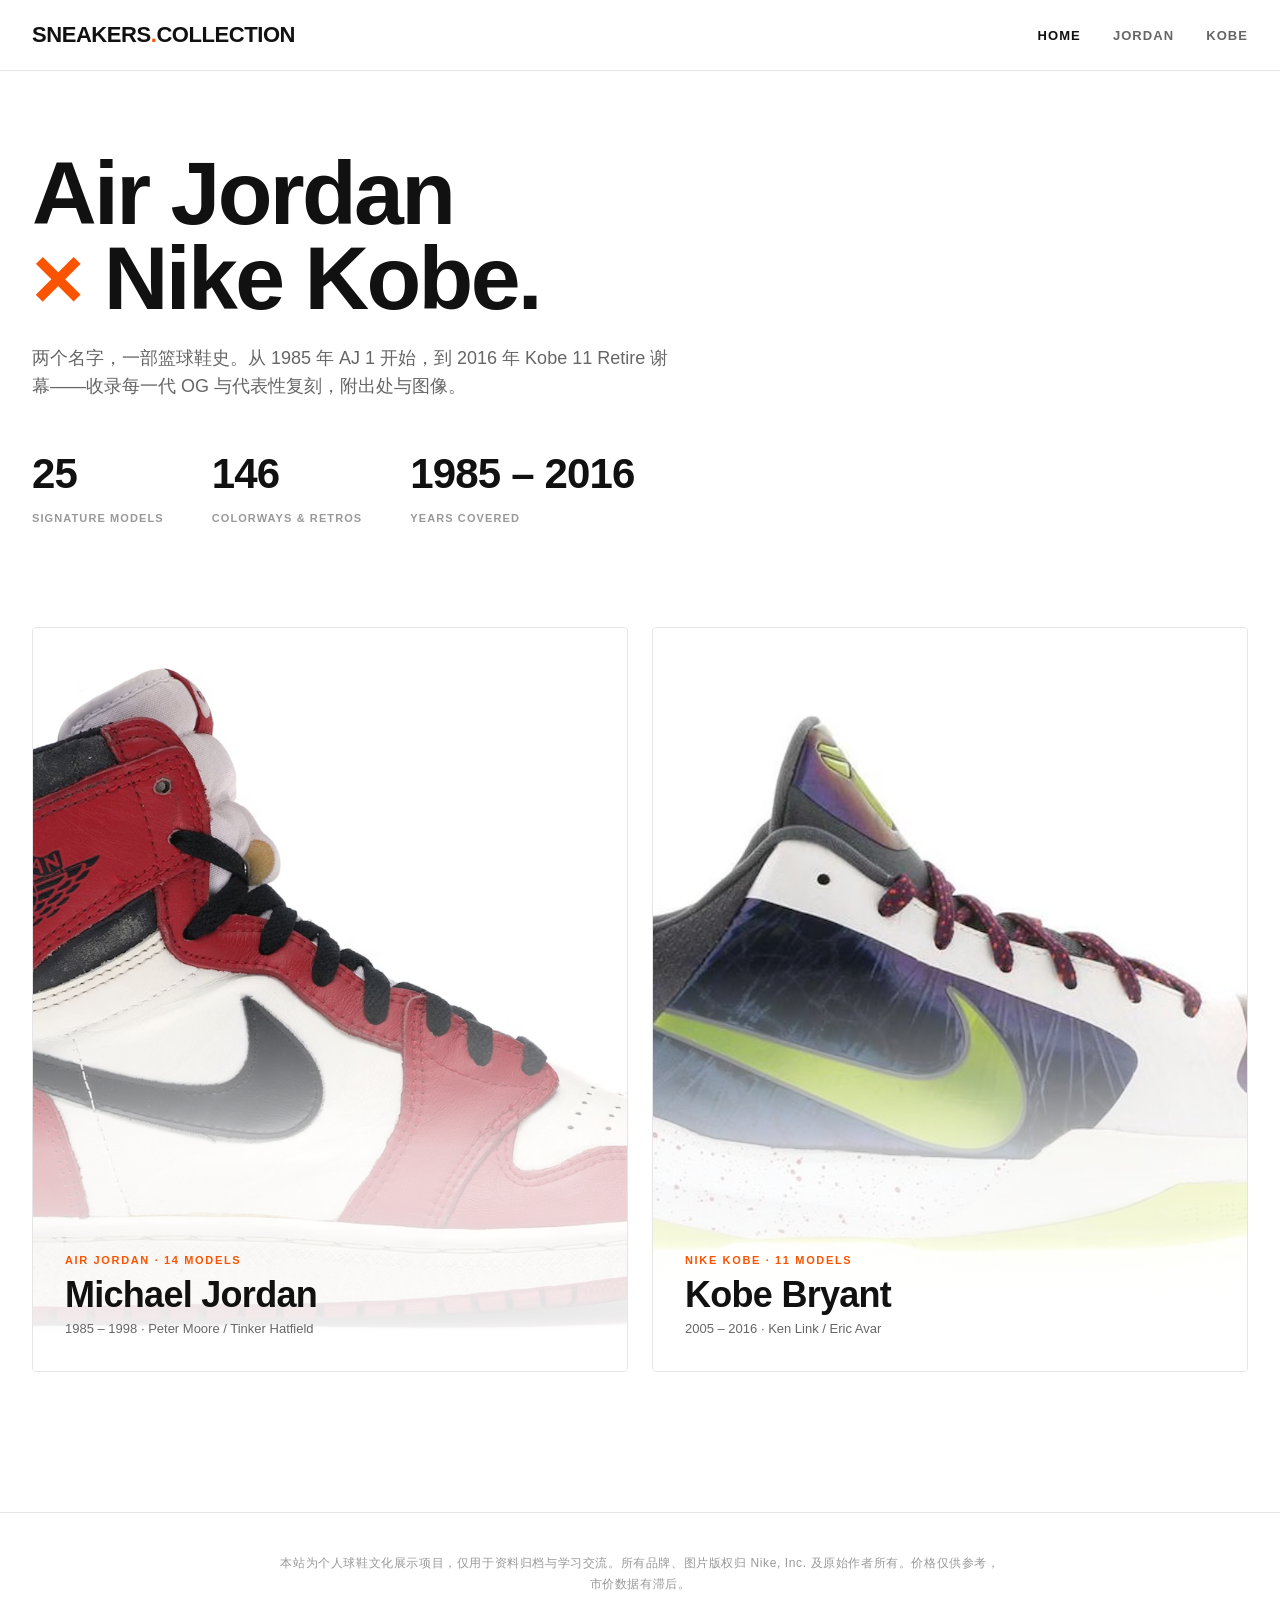
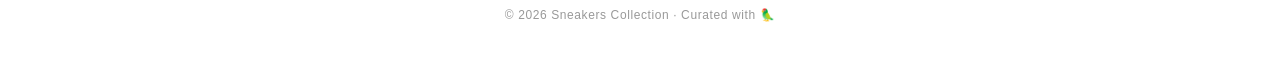
<file: index.html>
<!DOCTYPE html>
<html lang="zh-CN">
<head>
<meta charset="UTF-8" />
<meta name="viewport" content="width=device-width, initial-scale=1.0" />
<meta name="referrer" content="no-referrer" />
<title>Sneakers Collection · AJ × Kobe</title>
<link rel="stylesheet" href="assets/style.css" />
</head>
<body data-page="home">
<header class="site-header">
  <div class="inner">
    <a href="index.html" class="brand">SNEAKERS<span>.</span>COLLECTION</a>
    <nav class="nav">
      <a href="index.html" class="active">HOME</a>
      <a href="jordan.html">JORDAN</a>
      <a href="kobe.html">KOBE</a>
    </nav>
  </div>
</header>

<section class="hero">
  <h1>Air Jordan<br/><span class="accent">×</span> Nike Kobe.</h1>
  <p class="tagline">两个名字，一部篮球鞋史。从 1985 年 AJ 1 开始，到 2016 年 Kobe 11 Retire 谢幕——收录每一代 OG 与代表性复刻，附出处与图像。</p>
  <div class="hero-stats">
    <div class="hero-stat"><div class="num" id="stat-models">—</div><div class="label">Signature Models</div></div>
    <div class="hero-stat"><div class="num" id="stat-colorways">—</div><div class="label">Colorways &amp; Retros</div></div>
    <div class="hero-stat"><div class="num" id="stat-years">—</div><div class="label">Years Covered</div></div>
  </div>
</section>

<section class="series-grid" id="series-grid">
  <div class="loading">Loading collection…</div>
</section>

<footer class="site-footer">
  <div class="disclaimer">本站为个人球鞋文化展示项目，仅用于资料归档与学习交流。所有品牌、图片版权归 Nike, Inc. 及原始作者所有。价格仅供参考，市价数据有滞后。</div>
  <div>© 2026 Sneakers Collection · Curated with 🦜</div>
</footer>

<script src="assets/sneaker-svg.js"></script>
<script src="assets/app.js"></script>
</body>
</html>
</file>
<file: assets/style.css>
/* ==========================================================================
   Sneakers Collection · SNKRS-inspired styling
   Palette: jet black, stark white, nike-orange accent
   ========================================================================== */

:root {
  --bg: #ffffff;
  --bg-alt: #fafafa;
  --surface: #ffffff;
  --surface-2: #f5f5f5;
  --fg: #111111;
  --fg-muted: #666666;
  --fg-dim: #999999;
  --accent: #fa5400;        /* Nike orange */
  --accent-2: #ff6b35;
  --border: #e5e5e5;
  --border-light: #ededed;
  --max-width: 1400px;
}

* { box-sizing: border-box; margin: 0; padding: 0; }

html, body {
  background: var(--bg);
  color: var(--fg);
  font-family: "Helvetica Neue", -apple-system, BlinkMacSystemFont, "PingFang SC", "Microsoft YaHei", sans-serif;
  font-size: 15px;
  line-height: 1.55;
  -webkit-font-smoothing: antialiased;
}

a { color: inherit; text-decoration: none; }
img { display: block; max-width: 100%; }

/* ---------- Header ---------- */
.site-header {
  position: sticky;
  top: 0;
  z-index: 100;
  background: rgba(255,255,255,0.92);
  backdrop-filter: saturate(180%) blur(12px);
  -webkit-backdrop-filter: saturate(180%) blur(12px);
  border-bottom: 1px solid var(--border);
}
.site-header .inner {
  max-width: var(--max-width);
  margin: 0 auto;
  padding: 18px 32px;
  display: flex;
  align-items: center;
  justify-content: space-between;
}
.brand {
  font-weight: 900;
  font-size: 22px;
  letter-spacing: -0.02em;
  text-transform: uppercase;
}
.brand span { color: var(--accent); }
.nav a {
  margin-left: 28px;
  font-size: 13px;
  font-weight: 600;
  text-transform: uppercase;
  letter-spacing: 0.08em;
  color: var(--fg-muted);
  transition: color .15s ease;
}
.nav a:hover, .nav a.active { color: var(--fg); }

/* ---------- Hero ---------- */
.hero {
  max-width: var(--max-width);
  margin: 0 auto;
  padding: 80px 32px 60px;
}
.hero h1 {
  font-size: clamp(48px, 7vw, 96px);
  font-weight: 900;
  letter-spacing: -0.03em;
  line-height: 0.95;
  margin-bottom: 24px;
}
.hero h1 .accent { color: var(--accent); }
.hero .tagline {
  font-size: 18px;
  color: var(--fg-muted);
  max-width: 640px;
  margin-bottom: 40px;
}
.hero-stats {
  display: flex;
  gap: 48px;
  flex-wrap: wrap;
}
.hero-stat .num {
  font-size: 42px;
  font-weight: 900;
  letter-spacing: -0.02em;
  color: var(--fg);
}
.hero-stat .label {
  font-size: 11px;
  font-weight: 600;
  color: var(--fg-dim);
  text-transform: uppercase;
  letter-spacing: 0.1em;
  margin-top: 4px;
}

/* ---------- Series Cards (homepage) ---------- */
.series-grid {
  max-width: var(--max-width);
  margin: 0 auto;
  padding: 40px 32px 80px;
  display: grid;
  grid-template-columns: repeat(auto-fit, minmax(320px, 1fr));
  gap: 24px;
}
.series-card {
  position: relative;
  background: var(--surface-2);
  border: 1px solid var(--border);
  border-radius: 4px;
  overflow: hidden;
  aspect-ratio: 4 / 5;
  transition: transform .3s ease, border-color .3s ease, box-shadow .3s ease;
}
.series-card:hover {
  transform: translateY(-4px);
  border-color: var(--accent);
  box-shadow: 0 8px 24px rgba(0,0,0,0.08);
}
.series-card .cover {
  width: 100%;
  height: 100%;
  object-fit: cover;
  opacity: 0.95;
  transition: opacity .3s ease, transform .5s ease;
}
.series-card:hover .cover {
  opacity: 1;
  transform: scale(1.04);
}
.series-card .overlay {
  position: absolute;
  inset: 0;
  display: flex;
  flex-direction: column;
  justify-content: flex-end;
  padding: 32px;
  background: linear-gradient(to top, rgba(255,255,255,0.96) 0%, rgba(255,255,255,0.7) 30%, transparent 55%);
  color: var(--fg);
}
.series-card .overlay .eyebrow {
  font-size: 11px;
  font-weight: 700;
  letter-spacing: 0.15em;
  text-transform: uppercase;
  color: var(--accent);
  margin-bottom: 8px;
}
.series-card .overlay h2 {
  font-size: 36px;
  font-weight: 900;
  letter-spacing: -0.02em;
  line-height: 1;
  margin-bottom: 6px;
}
.series-card .overlay .meta {
  font-size: 13px;
  color: var(--fg-muted);
}

/* ---------- Section header ---------- */
.section-head {
  max-width: var(--max-width);
  margin: 0 auto;
  padding: 60px 32px 24px;
  display: flex;
  justify-content: space-between;
  align-items: baseline;
  flex-wrap: wrap;
  gap: 12px;
}
.section-head h2 {
  font-size: 32px;
  font-weight: 900;
  letter-spacing: -0.02em;
}
.section-head .sub {
  font-size: 13px;
  color: var(--fg-muted);
}

/* ---------- Filter bar ---------- */
.filter-bar {
  max-width: var(--max-width);
  margin: 0 auto;
  padding: 8px 32px 24px;
  display: flex;
  gap: 8px;
  flex-wrap: wrap;
}
.chip {
  padding: 8px 14px;
  border: 1px solid var(--border);
  border-radius: 999px;
  font-size: 12px;
  font-weight: 600;
  color: var(--fg-muted);
  cursor: pointer;
  transition: all .2s ease;
  background: transparent;
}
.chip:hover { color: var(--fg); border-color: var(--border-light); }
.chip.active { background: var(--fg); color: #fff; border-color: var(--fg); }

/* ---------- Model grid (list pages) ---------- */
.model-grid {
  max-width: var(--max-width);
  margin: 0 auto;
  padding: 0 32px 80px;
  display: grid;
  grid-template-columns: repeat(auto-fill, minmax(280px, 1fr));
  gap: 24px;
}
.model-card {
  background: var(--surface);
  border: 1px solid var(--border);
  border-radius: 4px;
  overflow: hidden;
  transition: transform .25s ease, border-color .25s ease, box-shadow .25s ease;
  cursor: pointer;
  display: flex;
  flex-direction: column;
}
.model-card:hover {
  transform: translateY(-4px);
  border-color: var(--accent);
  box-shadow: 0 6px 20px rgba(0,0,0,0.08);
}
.model-card .img-wrap {
  aspect-ratio: 1 / 1;
  background: var(--surface-2);
  overflow: hidden;
  position: relative;
}
.model-card .img-wrap img {
  width: 100%;
  height: 100%;
  object-fit: contain;
  padding: 16px;
  transition: transform .4s ease;
}
.model-card:hover img { transform: scale(1.06); }
.model-card .info {
  padding: 18px 20px 22px;
  border-top: 1px solid var(--border);
  flex: 1;
  display: flex;
  flex-direction: column;
}
.model-card .tag {
  display: inline-block;
  font-size: 10px;
  font-weight: 700;
  letter-spacing: 0.12em;
  color: var(--accent);
  text-transform: uppercase;
  margin-bottom: 8px;
}
.model-card h3 {
  font-size: 18px;
  font-weight: 800;
  letter-spacing: -0.01em;
  margin-bottom: 6px;
}
.model-card .year {
  font-size: 13px;
  color: var(--fg-muted);
  margin-bottom: 14px;
}
.model-card .count {
  margin-top: auto;
  font-size: 11px;
  color: var(--fg-dim);
  letter-spacing: 0.08em;
  text-transform: uppercase;
  padding-top: 12px;
  border-top: 1px dashed var(--border-light);
}

/* ---------- Detail page ---------- */
.detail-hero {
  max-width: var(--max-width);
  margin: 0 auto;
  padding: 40px 32px;
  display: grid;
  grid-template-columns: 1.2fr 1fr;
  gap: 48px;
  align-items: center;
}
.detail-hero .img-wrap {
  background: var(--surface);
  border: 1px solid var(--border);
  border-radius: 4px;
  aspect-ratio: 4 / 3;
  display: flex;
  align-items: center;
  justify-content: center;
  overflow: hidden;
}
.detail-hero .img-wrap img {
  max-width: 90%;
  max-height: 90%;
  object-fit: contain;
}
.detail-hero .eyebrow {
  font-size: 12px;
  font-weight: 700;
  letter-spacing: 0.15em;
  text-transform: uppercase;
  color: var(--accent);
  margin-bottom: 12px;
}
.detail-hero h1 {
  font-size: clamp(36px, 5vw, 64px);
  font-weight: 900;
  letter-spacing: -0.03em;
  line-height: 1;
  margin-bottom: 18px;
}
.detail-hero .summary {
  font-size: 15px;
  color: var(--fg-muted);
  line-height: 1.7;
  margin-bottom: 24px;
}
.fact-grid {
  display: grid;
  grid-template-columns: repeat(3, 1fr);
  gap: 12px;
  margin-bottom: 20px;
}
.fact {
  background: var(--surface-2);
  border: 1px solid var(--border);
  border-radius: 6px;
  padding: 14px 16px;
  display: flex;
  flex-direction: column;
  gap: 6px;
  transition: border-color .2s ease, transform .2s ease;
}
.fact:hover {
  border-color: var(--accent);
  transform: translateY(-2px);
}
.fact .icon {
  font-size: 18px;
  line-height: 1;
}
.fact .label {
  font-size: 10px;
  font-weight: 700;
  letter-spacing: 0.12em;
  text-transform: uppercase;
  color: var(--fg-dim);
}
.fact .value {
  font-size: 15px;
  font-weight: 700;
  color: var(--fg);
  line-height: 1.3;
}

/* Full-width facts (price-highlight, market-range) */
.fact.wide { grid-column: span 3; }
.fact.accent {
  background: linear-gradient(135deg, #fff5ef 0%, #ffe6d5 100%);
  border-color: #ffd4a8;
}
.fact.accent .label { color: var(--accent); }
.fact.accent .value { color: #c84a00; font-size: 22px; letter-spacing: -0.01em; }

.fact.market {
  background: #f6f9fe;
  border-color: #d7e3f8;
}
.fact.market .label { color: #3b5bdb; }
.fact.market .value { color: #2244aa; font-size: 18px; }

/* ---------- Key moment (highlighted quote card) ---------- */
.key-moment {
  max-width: var(--max-width);
  margin: 0 auto 24px;
  padding: 0 32px;
}
.key-moment-card {
  background: #1a1a1a;
  color: #fff;
  border-radius: 8px;
  padding: 24px 32px;
  display: flex;
  align-items: flex-start;
  gap: 18px;
  position: relative;
  overflow: hidden;
}
.key-moment-card::before {
  content: '';
  position: absolute;
  left: 0; top: 0; bottom: 0;
  width: 6px;
  background: var(--accent);
}
.key-moment-card .badge {
  font-size: 11px;
  font-weight: 700;
  letter-spacing: 0.18em;
  text-transform: uppercase;
  color: var(--accent);
  flex-shrink: 0;
  padding-top: 4px;
  min-width: 90px;
}
.key-moment-card .quote {
  font-size: 17px;
  font-weight: 500;
  line-height: 1.55;
  color: #fff;
  font-family: Georgia, "Times New Roman", serif;
  font-style: italic;
}
.key-moment-card .quote::before { content: '\201C'; margin-right: 4px; color: var(--accent); font-size: 22px; }
.key-moment-card .quote::after { content: '\201D'; margin-left: 4px; color: var(--accent); font-size: 22px; }

/* ---------- Highlights chips ---------- */
.highlights-section {
  max-width: var(--max-width);
  margin: 0 auto;
  padding: 0 32px 24px;
}
.highlights-section h3 {
  font-size: 12px;
  font-weight: 700;
  letter-spacing: 0.15em;
  text-transform: uppercase;
  color: var(--fg-dim);
  margin-bottom: 12px;
}
.highlights-chips {
  display: flex;
  flex-wrap: wrap;
  gap: 8px;
}
.hl-chip {
  display: inline-flex;
  align-items: center;
  padding: 7px 14px;
  background: var(--surface);
  border: 1px solid var(--border);
  border-radius: 999px;
  font-size: 13px;
  font-weight: 600;
  color: var(--fg);
  transition: all .15s ease;
}
.hl-chip:hover {
  border-color: var(--accent);
  color: var(--accent);
  background: #fff8f2;
}
.hl-chip.primary {
  background: var(--fg);
  color: #fff;
  border-color: var(--fg);
}

/* ---------- Story / body ---------- */
.story-block {
  max-width: 960px;
  margin: 0 auto;
  padding: 40px 32px;
}
.story-block h2 {
  font-size: 24px;
  font-weight: 900;
  letter-spacing: -0.01em;
  margin-bottom: 20px;
  padding-bottom: 12px;
  border-bottom: 1px solid var(--border);
}
.story-block p {
  font-size: 15.5px;
  line-height: 1.85;
  color: #333;
  margin-bottom: 18px;
  padding: 6px 0 6px 18px;
  border-left: 3px solid var(--border);
}
.story-block p:nth-child(2) { border-left-color: #3b82f6; }  /* 起源 */
.story-block p:nth-child(3) { border-left-color: var(--accent); }  /* 高光 */
.story-block p:nth-child(4) { border-left-color: #94a3b8; }  /* 复刻 */
.story-block p:nth-child(5) { border-left-color: #22c55e; }  /* 附加 */

/* ---------- Colorway filter chips (new) ---------- */
.cw-filter {
  display: flex;
  gap: 8px;
  flex-wrap: wrap;
  margin-bottom: 20px;
}

/* ---------- Colorway table ---------- */
.colorway-section {
  max-width: var(--max-width);
  margin: 0 auto;
  padding: 20px 32px 60px;
}
.colorway-section h2 {
  font-size: 24px;
  font-weight: 900;
  margin-bottom: 20px;
  padding-bottom: 12px;
  border-bottom: 1px solid var(--border);
}
.colorway-grid {
  display: grid;
  grid-template-columns: repeat(auto-fill, minmax(260px, 1fr));
  gap: 20px;
}
.cw-card {
  background: var(--surface);
  border: 1px solid var(--border);
  border-radius: 4px;
  overflow: hidden;
  display: flex;
  flex-direction: column;
}
.cw-card .img {
  aspect-ratio: 1 / 1;
  background: var(--surface-2);
  padding: 14px;
  display: flex;
  align-items: center;
  justify-content: center;
}
.cw-card .img img {
  max-width: 100%;
  max-height: 100%;
  object-fit: contain;
}
.cw-card .meta {
  padding: 14px 16px 18px;
  border-top: 1px solid var(--border);
}
.cw-card .type {
  font-size: 10px;
  font-weight: 700;
  letter-spacing: 0.12em;
  color: var(--accent);
  text-transform: uppercase;
  margin-bottom: 4px;
}
.cw-card h4 {
  font-size: 15px;
  font-weight: 700;
  margin-bottom: 6px;
}
.cw-card .row {
  display: flex;
  justify-content: space-between;
  font-size: 12px;
  color: var(--fg-muted);
  margin-top: 4px;
}
.cw-card .story {
  font-size: 12.5px;
  color: #555;
  margin-top: 8px;
  line-height: 1.55;
}
.cw-card .sources {
  margin-top: 10px;
  padding-top: 10px;
  border-top: 1px dashed var(--border-light);
  font-size: 11px;
}
.cw-card .sources a {
  color: var(--fg-dim);
  margin-right: 10px;
  text-decoration: underline;
  text-decoration-color: var(--border-light);
}
.cw-card .sources a:hover { color: var(--accent); }

/* ---------- Footer ---------- */
.site-footer {
  border-top: 1px solid var(--border);
  padding: 40px 32px;
  margin-top: 60px;
  text-align: center;
  color: var(--fg-dim);
  font-size: 12px;
  letter-spacing: 0.05em;
}
.site-footer .disclaimer {
  max-width: 720px;
  margin: 0 auto 12px;
  line-height: 1.7;
}

/* ---------- Back link ---------- */
.back-link {
  max-width: var(--max-width);
  margin: 0 auto;
  padding: 24px 32px 0;
  font-size: 12px;
  font-weight: 600;
  letter-spacing: 0.08em;
  text-transform: uppercase;
  color: var(--fg-muted);
}
.back-link:hover { color: var(--fg); }

/* ---------- Loading / empty ---------- */
.loading, .empty {
  max-width: var(--max-width);
  margin: 0 auto;
  padding: 80px 32px;
  text-align: center;
  color: var(--fg-muted);
  font-size: 14px;
}

/* ---------- Responsive ---------- */
@media (max-width: 768px) {
  .site-header .inner { padding: 14px 20px; }
  .nav a { margin-left: 16px; }
  .hero { padding: 48px 20px 40px; }
  .series-grid, .model-grid, .colorway-grid,
  .section-head, .filter-bar, .story-block,
  .detail-hero, .colorway-section, .site-footer, .back-link,
  .key-moment, .highlights-section {
    padding-left: 20px;
    padding-right: 20px;
  }
  .detail-hero {
    grid-template-columns: 1fr;
    gap: 24px;
  }
  .fact-grid {
    grid-template-columns: repeat(2, 1fr);
  }
  .fact.wide { grid-column: span 2; }
  .key-moment-card {
    flex-direction: column;
    gap: 10px;
    padding: 20px 24px;
  }
  .hero-stats { gap: 28px; }
  .hero-stat .num { font-size: 32px; }
}
</file>
